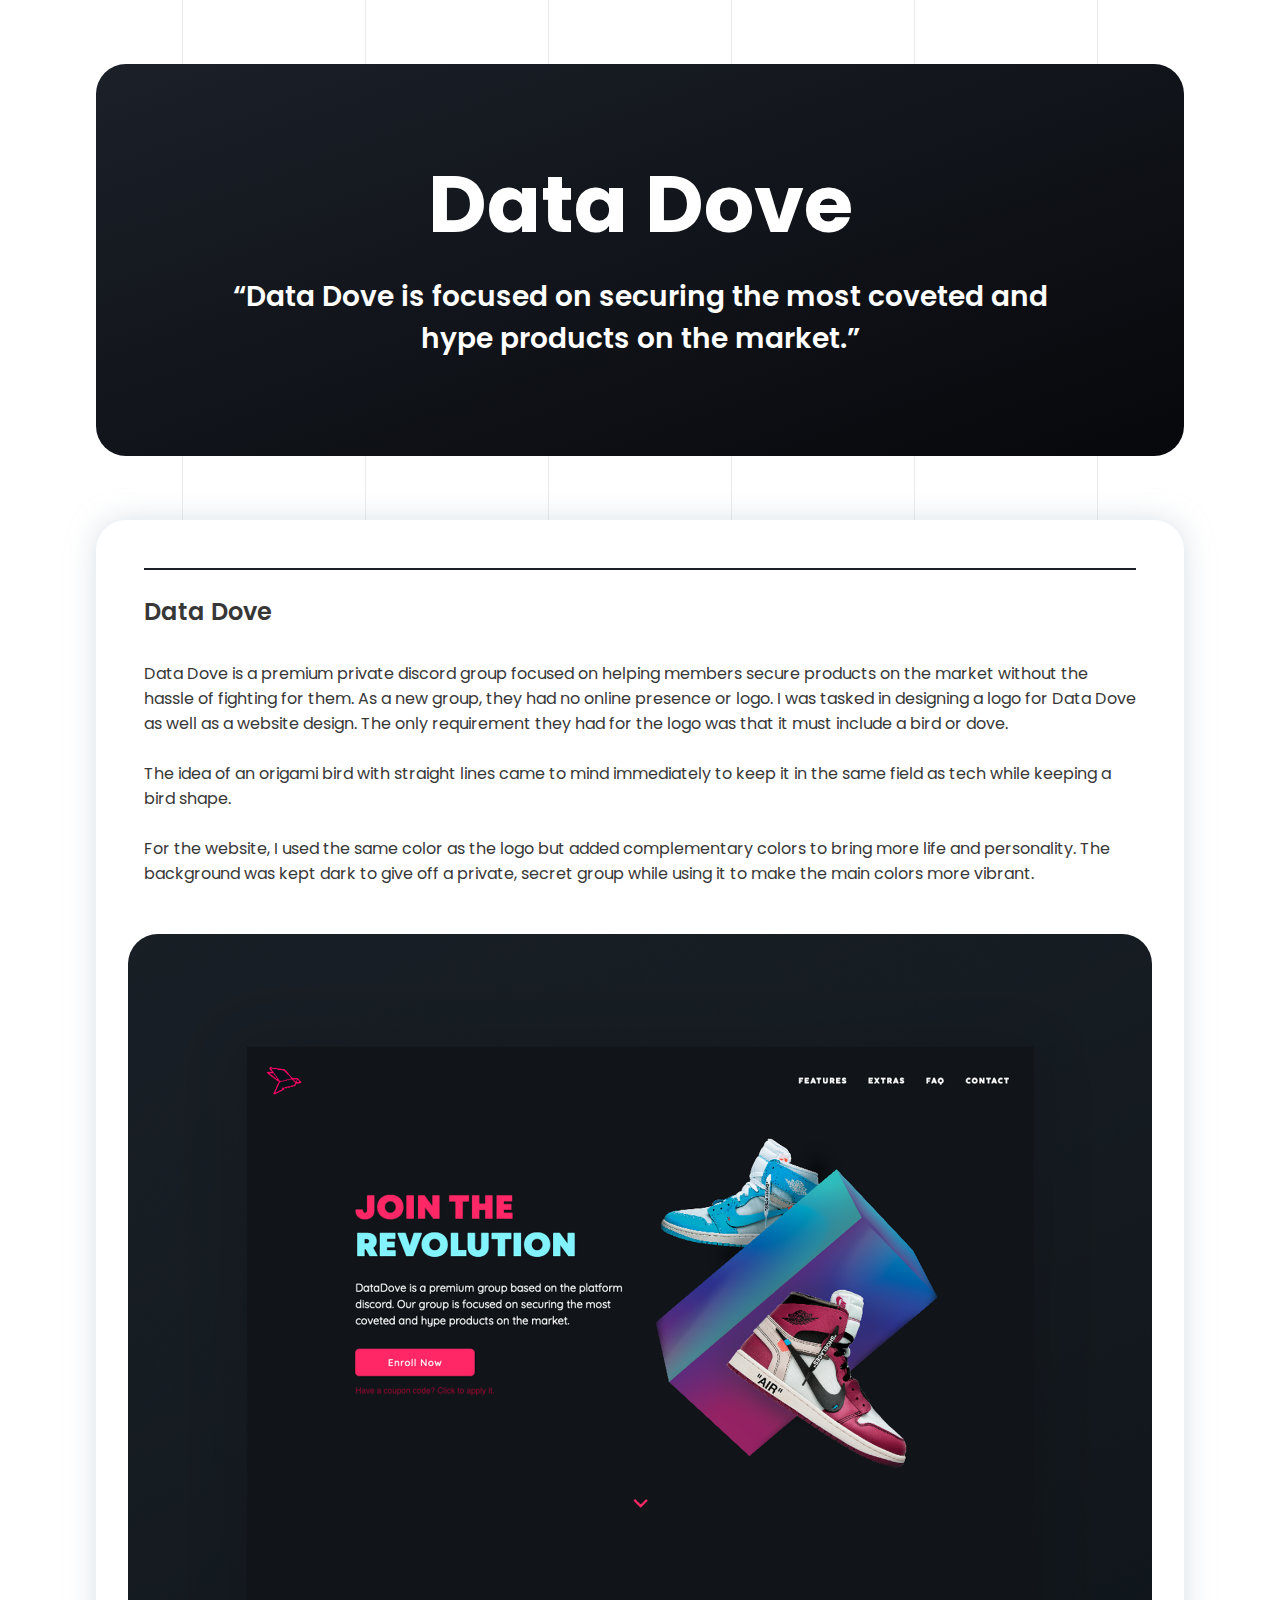
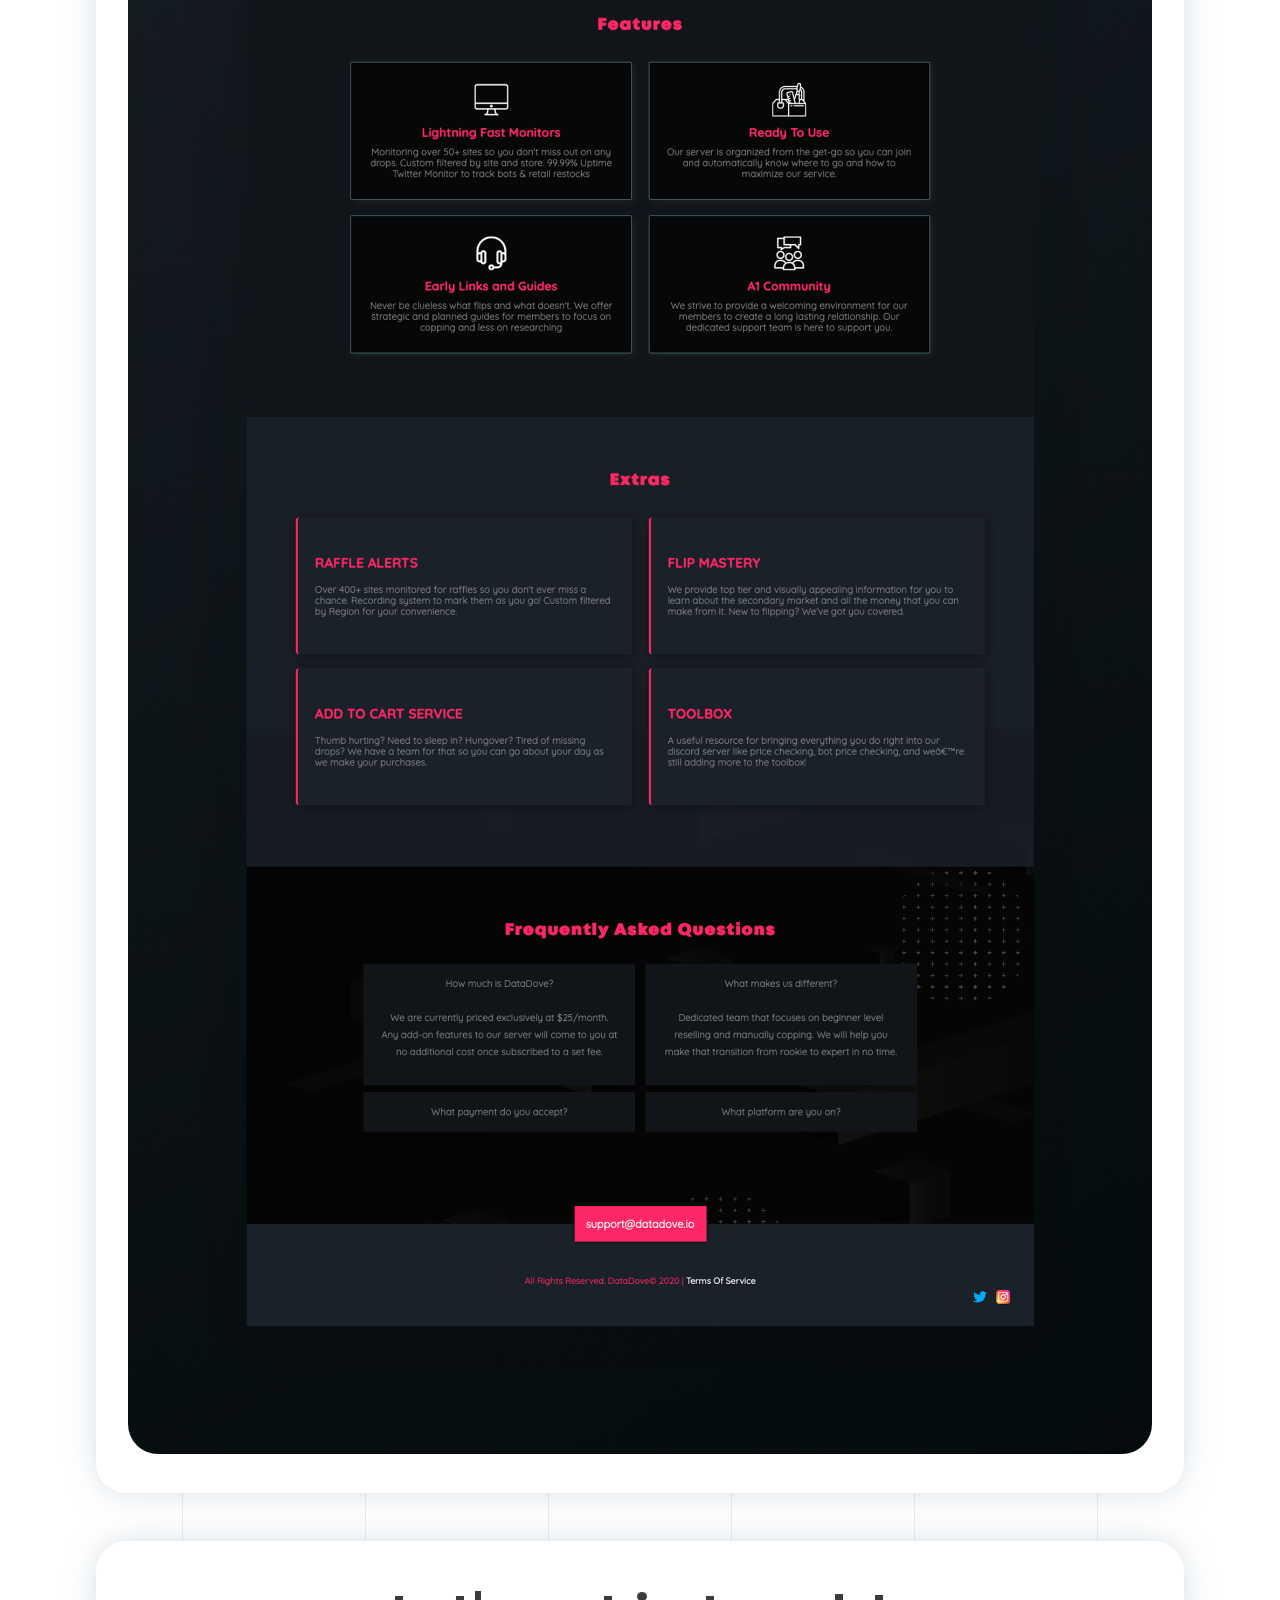
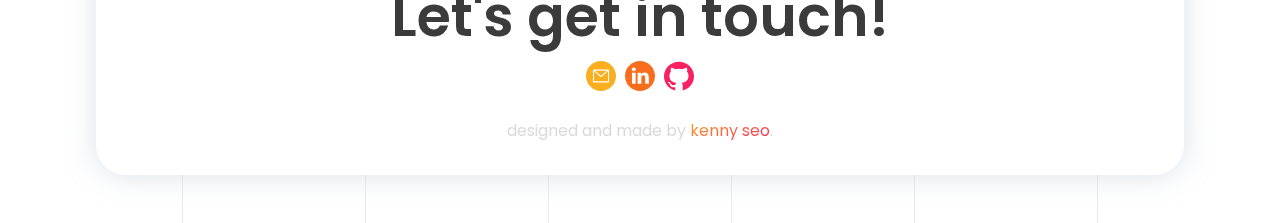
<file: datadove.html>
<!DOCTYPE html>
<html>
    <head>
        <link href="css/main.css" rel="stylesheet">
        <meta name="viewport" content="width=device-width, initial-scale=1.0">
    </head>
    <body>
        <div class="linebackground">
            <div class="linebackground_flex">
                <div class="linebackground_flex-line"></div>
                <div class="linebackground_flex-line"></div>
                <div class="linebackground_flex-line"></div>
                <div class="linebackground_flex-line"></div>
                <div class="linebackground_flex-line"></div>
                <div class="linebackground_flex-line"></div>
            </div>
        </div>

        <!-- <a href="index.html">
            <div class="fixednav">
                <img src="images/arrow_healco.svg" class="goback_healco">
            </div>
        </a> -->

        <!-- <img src="images/fern.png" class="fern"> -->

        <div id="container" class="datadove healco">
            <!-- Credit to Rin for name on footer -->
            <section class="hero">
                <div class="hero_inner">
                    <h1>Data Dove</h1>
                    <h2 class="subphrase">“Data Dove is focused on securing the most coveted and hype products on the market.”</h2>
                </div>
            </section>

            <!-- <section class="info">
                <div class="info_head">
                    <h3>“We’re on a mission to bring high-value providers into communities that need them the most.”</h3>
                </div>
            </section> -->

            <section class="info">
                <div class="info_flex">
                    <div class="info_flex-box info_box-0">
                        
                        <div class="overview">
                            <div class="color color_datadove"></div>
                            <h4>Data Dove</h4>
                            <p class="pro_sol">Data Dove is a premium private discord group focused on helping members secure products on the market without the hassle of fighting for them. As a new group, they had no online presence or logo. I was tasked in designing a logo for Data Dove as well as a website design. The only requirement they had for the logo was that it must include a bird or dove. <br><br>The idea of an origami bird with straight lines came to mind immediately to keep it in the same field as tech while keeping a bird shape.
                            <br><br>
                            For the website, I used the same color as the logo but added complementary colors to bring more life and personality. The background was kept dark to give off a private, secret group while using it to make the main colors more vibrant.</p>
                        </div>

                        <img src="images/datadove/ddio.png" class="single">
                        

                    </div>
                    
                </div>
            </section>

            <footer>
                <h1>Let's get in touch!</h1>
                <div class="social">
                    <ul class="social_buttons">
                        <li class="social_buttons-first"><img src="images/email.svg"></li>
                        <li class="social_buttons-mid"><img src="images/linkedin.svg"></li>
                        <li class="social_buttons-last"><img src="images/github.svg"></li>
                    </ul>
                </div>
                <div class="footer_text"><p>designed and made by <span class="ks">kenny seo</span>.</p></div>
            </footer>

        </div>

    </body>

    <style>
        @import url('https://fonts.googleapis.com/css2?family=Poppins:ital,wght@0,100;0,200;0,300;0,400;0,500;0,600;0,700;0,800;0,900;1,100;1,200;1,300;1,400;1,500;1,600;1,700;1,800;1,900&display=swap');
    </style>
</html>
</file>
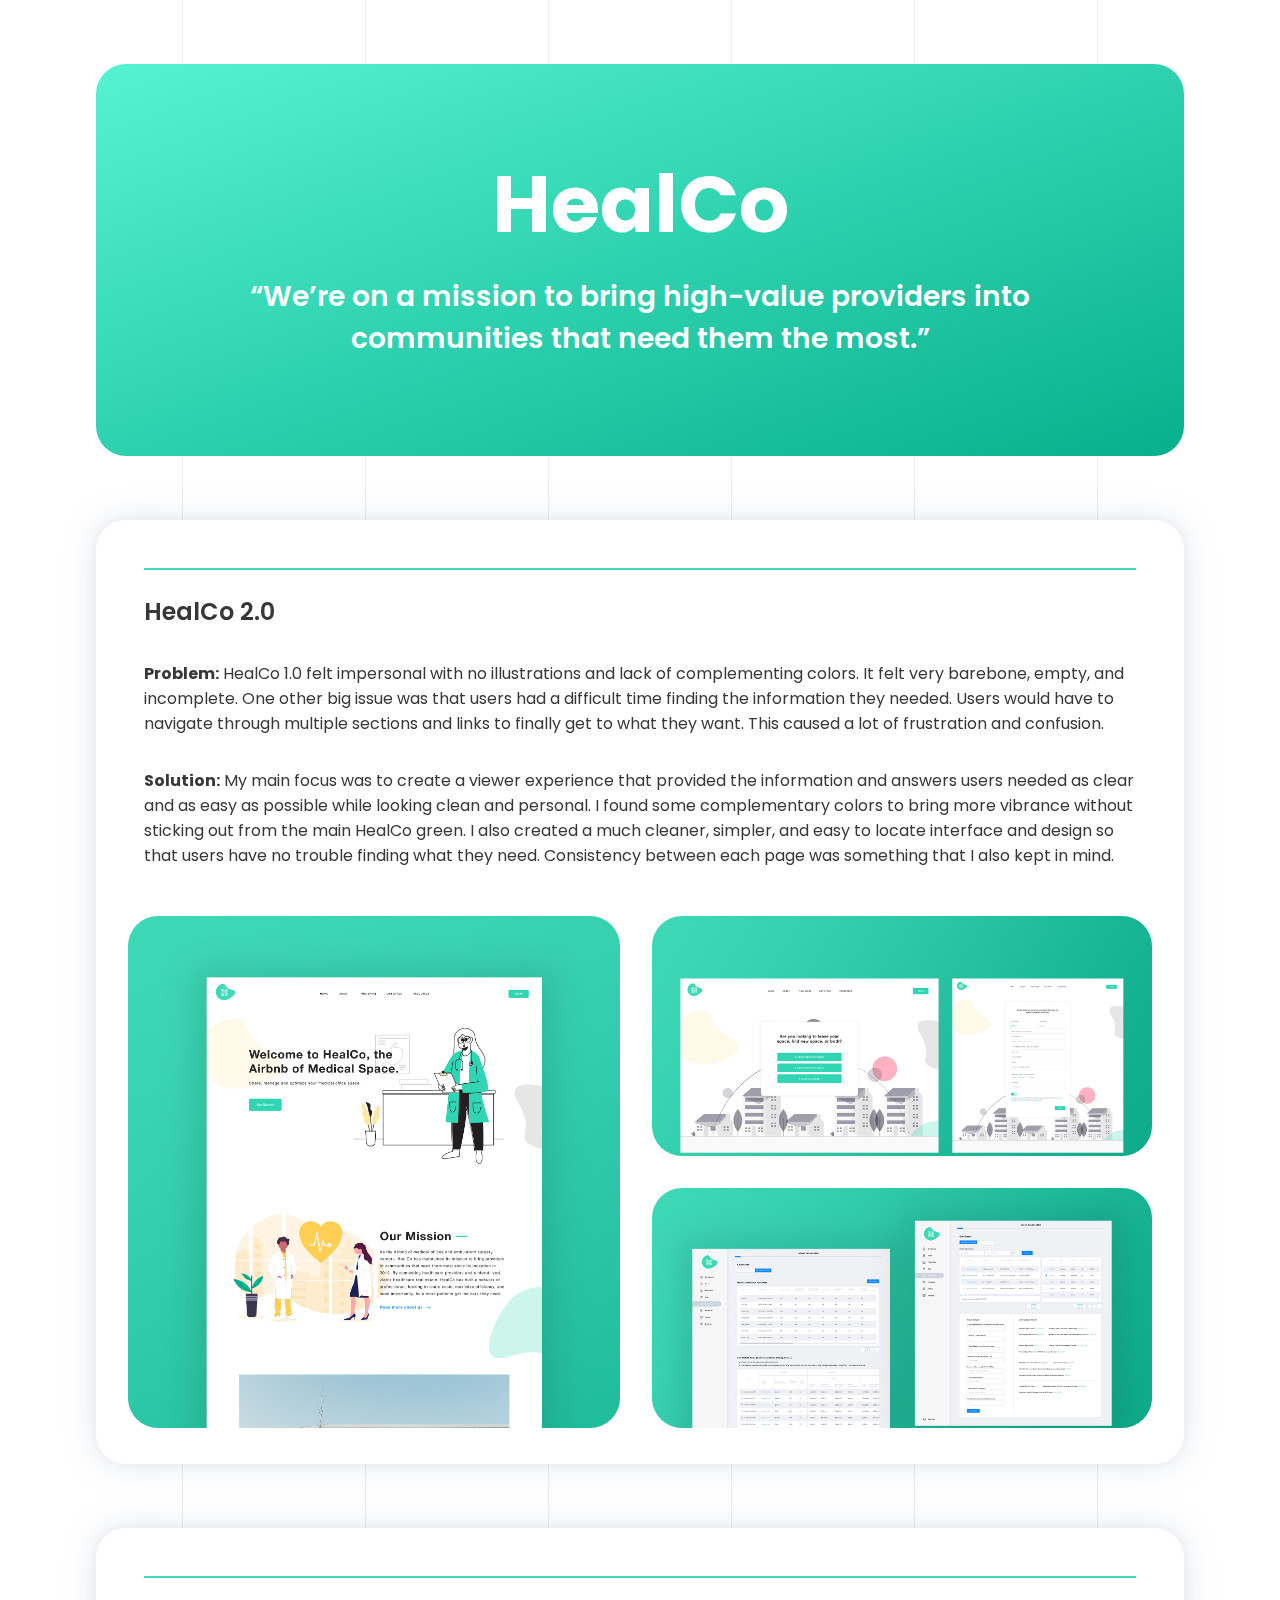
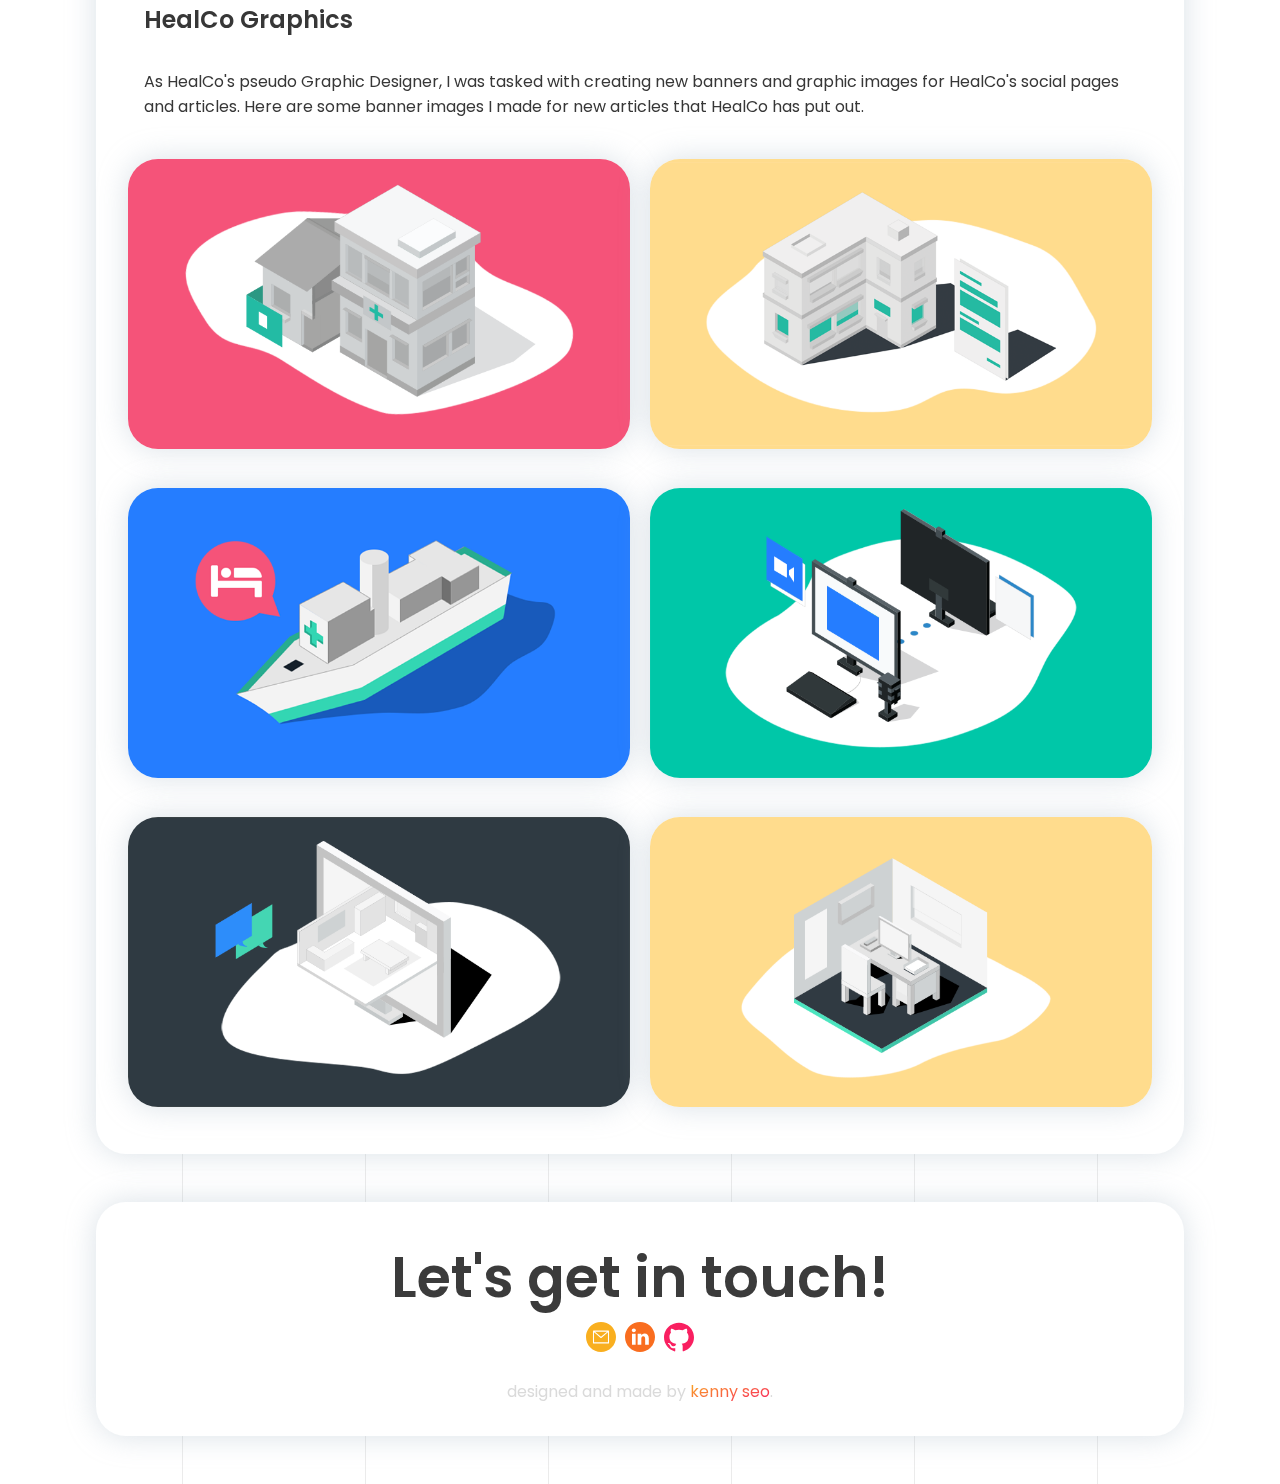
<file: healco.html>
<!DOCTYPE html>
<html>
    <head>
        <link href="css/main.css" rel="stylesheet">
        <meta name="viewport" content="width=device-width, initial-scale=1.0">
    </head>
    <body>
        <div class="linebackground">
            <div class="linebackground_flex">
                <div class="linebackground_flex-line"></div>
                <div class="linebackground_flex-line"></div>
                <div class="linebackground_flex-line"></div>
                <div class="linebackground_flex-line"></div>
                <div class="linebackground_flex-line"></div>
                <div class="linebackground_flex-line"></div>
            </div>
        </div>

        <!-- <a href="index.html">
            <div class="fixednav">
                <img src="images/arrow_healco.svg" class="goback_healco">
            </div>
        </a> -->

        <!-- <img src="images/fern.png" class="fern"> -->

        <div id="container" class="healco">
            <!-- Credit to Rin for name on footer -->
            <section class="hero">
                <div class="hero_inner">
                    <h1>HealCo</h1>
                    <h2 class="subphrase">“We’re on a mission to bring high-value providers into communities that need them the most.”</h2>
                </div>
            </section>

            <!-- <section class="info">
                <div class="info_head">
                    <h3>“We’re on a mission to bring high-value providers into communities that need them the most.”</h3>
                </div>
            </section> -->

            <section class="info">
                <div class="info_flex">
                    <div class="info_flex-box info_box-0">
                        
                        <div class="overview">
                            <div class="color color_healco-prim"></div>
                            <h4>HealCo 2.0</h4>
                            <p class="pro_sol"><span class="prob_solu">Problem:</span> HealCo 1.0 felt impersonal with no illustrations and lack of complementing colors. It felt very barebone, empty, and incomplete. One other big issue was that users had a difficult time finding the information they needed. Users would have to navigate through multiple sections and links to finally get to what they want. This caused a lot of frustration and confusion.</p>
                        </div>

                        <div class="problem_solution">

                            <p class="solution"><span class="prob_solu">Solution:</span> My main focus was to create a viewer experience that provided the information and answers users needed as clear and as easy as possible while looking clean and personal. I found some complementary colors to bring more vibrance without sticking out from the main HealCo green. I also created a much cleaner, simpler, and easy to locate interface and design so that users have no trouble finding what they need. Consistency between each page was something that I also kept in mind.</p>
                        </div>

                        <div class="work_box-mobile">
                            <img src="images/landing2.png" class="display display-0">
                            <img src="images/flow.png" class="display">
                            <img src="images/dashboard.png" class="display">
                        </div>
                        

                        <div class="work_gallery">
                            
                            <div class="work_gallery-box work_box-0 work_gallery-box-left">
                                <div class="work_gallery-box-image work_gallery-box-image-0"></div>
                            </div>
                            
                                <div class="work_gallery-box work_box-1 work_gallery-box-right">
                                    <div class="work_gallery-box-image work_gallery-box-image-1"></div>
                                </div>
                                <div class="work_gallery-box work_box-2 work_gallery-box-right">
                                    <div class="work_gallery-box-image work_gallery-box-image-2"></div>
                                </div>
                        </div>

                    </div>
                    
                </div>
            </section>

            <section class="info">
                <div class="info_flex">
                    <div class="info_flex-box info_box-0">
                        
                        <div class="overview">
                            <div class="color color_healco-prim"></div>
                            <h4>HealCo Graphics</h4>
                            <p>As HealCo's pseudo Graphic Designer, I was tasked with creating new banners and graphic images for HealCo's social pages and articles. Here are some banner images I made for new articles that HealCo has put out.</p>
                        </div>

                        <div class="work_graphics">
                            <img src="images/healco/one.png" class="work_graphics-0 work_graphics-left"><img src="images/healco/two.png" class="work_graphics-right">
                            
                        </div>

                        <div class="work_graphics">
                            <img src="images/healco/three.png" class="work_graphics-left"><img src="images/healco/four.png" class="work_graphics-right">
                        </div>

                        <div class="work_graphics">
                            
                            <img src="images/healco/five.png" class="work_graphics-left"><img src="images/healco/six.png" class="work_graphics-right">
                        </div>

                    </div>
                    
                </div>
            </section>

            <footer>
                <h1>Let's get in touch!</h1>
                <div class="social">
                    <ul class="social_buttons">
                        <li class="social_buttons-first"><img src="images/email.svg"></li>
                        <li class="social_buttons-mid"><img src="images/linkedin.svg"></li>
                        <li class="social_buttons-last"><img src="images/github.svg"></li>
                    </ul>
                </div>
                <div class="footer_text"><p>designed and made by <span class="ks">kenny seo</span>.</p></div>
            </footer>

        </div>

    </body>

    <style>
        @import url('https://fonts.googleapis.com/css2?family=Poppins:ital,wght@0,100;0,200;0,300;0,400;0,500;0,600;0,700;0,800;0,900;1,100;1,200;1,300;1,400;1,500;1,600;1,700;1,800;1,900&display=swap');
    </style>
</html>
</file>
<file: css/main.css>
*, h1, h2, h3, h4, h5, h6, p, ol, li, ul {
  margin: 0;
  padding: 0;
}

h1, h2, h3, h4, h5, h6 {
  font-weight: 600;
}

.fixednav {
  width: 60px;
  height: 100px;
  background-color: white;
  border-radius: 15px;
  -webkit-box-shadow: 0 0 30px rgba(162, 181, 194, 0.4);
          box-shadow: 0 0 30px rgba(162, 181, 194, 0.4);
  position: fixed;
  top: 50%;
  left: 3%;
  -webkit-transform: translateY(-50%);
          transform: translateY(-50%);
  z-index: 10;
}

.goback_healco {
  width: 50%;
  position: absolute;
  top: 50%;
  left: 50%;
  -webkit-transform: translate(-50%, -50%);
          transform: translate(-50%, -50%);
}

.arrowbox {
  position: absolute;
  right: 1em;
  height: 50px;
  width: 50px;
  top: 50%;
  -webkit-transform: translate(0, -40%);
          transform: translate(0, -40%);
  border-radius: 15px;
}

.arrowbox_healco {
  background-color: #3FD9B8;
}

.arrowbox_rugsusa {
  background-color: #E3376F;
}

.arrowbox_fuyu {
  background-color: black;
}

.arrowbox_datadove {
  background-color: #1c1c24;
}

.arrowsvg {
  width: 50%;
  position: absolute;
  top: 50%;
  left: 50%;
  -webkit-transform: translate(-50%, -50%);
          transform: translate(-50%, -50%);
}

.linebackground {
  width: 100%;
  height: 20000px;
  position: fixed;
  z-index: -1;
}

.linebackground_flex {
  display: -webkit-box;
  display: -ms-flexbox;
  display: flex;
  width: 100%;
  height: 100%;
  -webkit-box-pack: space-evenly;
      -ms-flex-pack: space-evenly;
          justify-content: space-evenly;
}

.linebackground_flex-line {
  height: 100%;
  width: 1px;
  background-color: #ebebeb;
}

#container {
  width: 85%;
  margin: auto;
}

.info {
  border-radius: 30px;
  margin-top: 6em;
  color: #373737;
}

.info_head {
  text-align: center;
}

.info_head h3 {
  font-size: 1.5em;
}

.info_flex-box {
  margin-top: 2em;
  -webkit-box-shadow: 0 0 30px rgba(162, 181, 194, 0.4);
          box-shadow: 0 0 30px rgba(162, 181, 194, 0.4);
  background-color: white;
  padding: 2em;
  border-radius: 30px;
}

.info_flex-box h3 {
  font-size: 1.5em;
}

.info_flex-box h4 {
  margin-top: 1.25em;
  font-size: 1.5em;
}

.info_flex-box p {
  margin-top: .25em;
}

a {
  color: white;
}

body {
  background-color: white;
  font-family: "Poppins";
}

.hello {
  margin: auto;
  margin-top: 1em;
  font-size: 1.15em;
  font-family: "Quicksand";
  color: dimgray;
}

.dash {
  margin: 0 2px !important;
}

.hero {
  width: 100%;
  position: relative;
  text-align: center;
}

.hero_inner {
  word-wrap: break-word;
  display: inline-block;
  border-radius: 30px;
  width: 100%;
  margin-top: 4em;
  padding: 6em 0;
  background-image: -webkit-gradient(linear, left top, right bottom, from(#F9AF1F), to(#F91F60));
  background-image: linear-gradient(to bottom right, #F9AF1F, #F91F60);
}

.hero_inner h1 {
  color: white;
  font-size: 2.17em;
  line-height: 1.1em;
  font-weight: bolder;
}

.hero_inner h1 .design {
  color: #F9AF1F;
}

.hero_inner h1 .develop {
  color: #F96D1F;
}

.hero_inner h1 .uxui {
  color: #F91F60;
}

.fl_remove {
  display: none;
}

.double_pics {
  width: 100%;
  margin-top: 2em;
}

.double_0 {
  border-radius: 30px;
  display: block;
  width: 100%;
}

.double_1 {
  border-radius: 30px;
  margin-top: 2em;
  display: block;
  width: 100%;
}

.color {
  width: 100%;
  height: 2px;
}

.color_yellow {
  background-color: #F9AF1F;
}

.color_orange {
  background-color: #F96D1F;
}

.color_red {
  background-color: #F91F60;
}

.color_healco-prim {
  background-color: #3FD9B8;
}

.color_healco-blue {
  background-color: #0C89F9;
}

.color_rugsusa-red {
  background-color: #E3376F;
}

.color_rugsusa-second {
  background-color: #80193A;
}

.color_datadove {
  background-color: #1b2029;
}

.work {
  color: white;
  margin-top: 50px;
}

.work_image {
  width: 100%;
  border-radius: 30px;
}

.work_gallery {
  display: block;
}

.work_gallery-link {
  width: 100%;
}

.work_gallery-box {
  -webkit-animation: bounceOut .3s;
          animation: bounceOut .3s;
  border-radius: 30px;
  position: relative;
  background-color: white;
  -webkit-box-shadow: 0 0 30px rgba(162, 181, 194, 0.4);
          box-shadow: 0 0 30px rgba(162, 181, 194, 0.4);
  margin-top: 2em;
  padding: 20px;
}

.work_gallery-box:hover {
  -webkit-animation: bounceIn .3s;
          animation: bounceIn .3s;
  -webkit-animation-timing-function: ease-in-out;
          animation-timing-function: ease-in-out;
  -webkit-transform-origin: center center;
          transform-origin: center center;
  -webkit-animation-fill-mode: forwards;
          animation-fill-mode: forwards;
}

.work_gallery-box-line {
  width: 100%;
  height: 2px;
  position: absolute;
  bottom: 0;
}

.work_gallery-box-image {
  width: 100%;
  display: block;
  border-radius: 30px;
  margin: auto;
}

.work_gallery-box-text {
  position: relative;
  color: #373737;
  bottom: 0;
  padding: 1em 0 .5em 1em;
}

.work_gallery-box-text h3 {
  font-size: 1.3em;
}

.work_gallery-box-text h6 {
  font-weight: 300;
  font-size: .8em;
}

.work_gallery-box-text p {
  margin-top: 20px;
  color: #A8A8A8;
}

.work_gallery-box .number {
  position: absolute;
  top: 10px;
  right: 20px;
  font-size: 12px;
}

.work_gallery-box .num-1 {
  color: #F9AF1F;
}

.work_gallery-box .num-2 {
  color: #F96D1F;
}

.work_gallery-box .num-3 {
  color: #F91F60;
}

.work_box-0 .work_gallery-box-line {
  background-color: #F9AF1F;
}

.work_box-1 .work_gallery-box-line {
  background-color: #F96D1F;
}

.work_box-2 .work_gallery-box-line {
  background-color: #F91F60;
}

.work_box-3 p {
  color: white;
}

.aboutme {
  -webkit-box-shadow: 0 0 30px rgba(162, 181, 194, 0.4);
          box-shadow: 0 0 30px rgba(162, 181, 194, 0.4);
  width: 100%;
  padding: 30px 0;
  background-image: -webkit-gradient(linear, left top, right bottom, from(#F9AF1F), to(#F91F60));
  background-image: linear-gradient(to bottom right, #F9AF1F, #F91F60);
  color: white;
  border-radius: 30px;
  margin-top: 50px;
  text-align: center;
}

.aboutme_text {
  padding: 1em;
  padding-top: 0;
  margin: auto;
}

.aboutme_text-line {
  margin: auto;
  width: 200px;
  height: 2px;
  background-image: -webkit-gradient(linear, left top, right bottom, from(#F9AF1F), to(#F91F60));
  background-image: linear-gradient(to bottom right, #F9AF1F, #F91F60);
  margin-top: 15px;
  margin-bottom: 15px;
}

.aboutme_text p {
  line-height: 30px;
}

.aboutme .contactme {
  padding: 12px 20px;
  border-radius: 10px;
  border: none;
  background-color: white;
  font-weight: 700;
  font-size: .8em;
  font-family: "Quicksand";
  -webkit-transition: .5s;
  transition: .5s;
  background-image: -webkit-gradient(linear, left top, left bottom, from(white), to(#ddd));
  background-image: linear-gradient(to bottom, white, #ddd);
  border: 1px solid white;
  cursor: pointer;
}

.aboutme .contactme:hover {
  -webkit-transform: translate(0, -5px) scale(1.03);
          transform: translate(0, -5px) scale(1.03);
  -webkit-transition: .5s;
  transition: .5s;
  -webkit-box-shadow: 0 5px 10px rgba(139, 56, 0, 0.4);
          box-shadow: 0 5px 10px rgba(139, 56, 0, 0.4);
}

.test {
  background: -webkit-linear-gradient(-70deg, #F9AF1F, #F91F60);
  -webkit-background-clip: text;
  -webkit-text-fill-color: transparent;
}

footer {
  position: relative;
  margin-top: 3em;
  border-radius: 30px 30px 30px;
  -webkit-box-shadow: 0 0 30px rgba(162, 181, 194, 0.4);
          box-shadow: 0 0 30px rgba(162, 181, 194, 0.4);
  background-color: white;
  padding: 3em 0 2em 0;
  color: #3b3b3b;
}

footer h1 {
  text-align: center;
  display: block;
  font-size: 3.5em;
  line-height: 1em;
}

.footer_text {
  padding: 20px;
  text-align: center;
  color: #dadada;
  padding-bottom: unset;
}

.social {
  text-align: center;
  margin-top: 1em;
}

.social_buttons {
  margin-top: 5px;
  list-style-type: none;
}

.social_buttons li {
  height: 30px;
  width: 30px;
  display: inline-block;
}

.social_buttons li img {
  fill: #F9AF1F;
  height: 100%;
  width: 100%;
}

.social_buttons-mid {
  margin: 0 5px;
}

.ks {
  background: -webkit-linear-gradient(-70deg, #F9AF1F, #F91F60);
  -webkit-background-clip: text;
  -webkit-text-fill-color: transparent;
}

.single {
  width: 100%;
  border-radius: 30px;
  margin-top: 2em;
}

.divider {
  width: 80%;
  height: 3px;
  margin: auto;
  margin-top: 2em;
  margin-bottom: 2em;
  background-color: rgba(162, 181, 194, 0.25);
  border-radius: 100px;
}

.healco .hero {
  width: 100%;
}

.healco .hero h1 {
  color: white;
}

.healco .hero_inner {
  background-image: -webkit-gradient(linear, left top, right bottom, from(#56F3D2), to(#07B08C));
  background-image: linear-gradient(to bottom right, #56F3D2, #07B08C);
  border-radius: 30px;
  margin-top: 4em;
  padding: 6em 0;
}

.healco .subphrase {
  width: 75%;
  color: white;
  margin: auto;
  font-size: 1em;
  margin-top: 1em;
}

.healco .work {
  margin-top: 0;
}

.healco .work_graphics img {
  width: 100%;
  -webkit-box-shadow: 0 0 30px rgba(162, 181, 194, 0.4);
          box-shadow: 0 0 30px rgba(162, 181, 194, 0.4);
  border-radius: 30px;
  margin-top: .5em;
  margin-bottom: .5em;
}

.healco .work_graphics img:nth-child(1) {
  margin-top: 1.5em;
}

.healco .work_box-0 {
  display: none;
}

.healco .work_box-1 {
  display: none;
}

.healco .work_box-2 {
  display: none;
}

.healco .work_gallery {
  display: none;
  margin-top: 2em;
  margin-bottom: 1em;
  width: 100%;
  height: 500px;
}

.healco .work_gallery-box {
  cursor: pointer;
  -webkit-animation: none;
          animation: none;
  -webkit-box-shadow: unset;
          box-shadow: unset;
  margin: unset;
  padding: 0;
  width: 100%;
  padding-top: 100%;
}

.healco .info {
  margin-top: 4em;
}

.healco .info_flex-box p {
  margin-top: 2em;
}

.healco .info_flex-box p.solution {
  margin-top: unset;
}

.healco .info.infomargin {
  margin-top: 0;
}

.healco footer {
  margin-bottom: 3em;
}

.datadove .hero_inner {
  background-image: -webkit-gradient(linear, left top, right bottom, from(#1b2029), to(#07080b));
  background-image: linear-gradient(to bottom right, #1b2029, #07080b);
}

.rugsusa .hero_inner {
  background-image: -webkit-gradient(linear, left top, right bottom, from(#c53162), to(#8d1e41));
  background-image: linear-gradient(to bottom right, #c53162, #8d1e41);
}

.display {
  width: 100%;
  border-radius: 30px;
  margin-top: .5em;
  margin-bottom: .5m;
}

.display-0 {
  margin-top: 2em;
}

.rugsusa .hero_inner {
  background-image: -webkit-gradient(linear, left top, right bottom, from(#E3376F), to(#80193A));
  background-image: linear-gradient(to bottom right, #E3376F, #80193A);
}

.rugsusa .hero_inner h1 {
  font-size: 3.155em;
}

.rugsusa .work {
  margin-top: 0;
}

.rugsusa .work_gallery-box {
  -webkit-box-shadow: unset;
          box-shadow: unset;
  padding: 0;
}

.rugsusa .info.infomargin {
  margin-top: 0;
}

.prob_sol {
  margin-top: 3em;
}

.prob_solu {
  font-weight: bold;
}

.wg_top {
  margin-bottom: 2em;
}

.slightbold {
  font-weight: 600;
}

.problem, .solution, .overview {
  padding: 1em;
  border-radius: 30px;
  background-color: white;
}

@media only screen and (min-width: 500px) {
  .hero_inner h1 {
    font-size: 3em;
    line-height: 1.1em;
  }
}

@media only screen and (min-width: 662px) {
  .info_head h3 {
    margin: auto;
  }
}

@media only screen and (min-width: 780px) {
  .healco .work {
    margin-top: 0;
  }
  .healco .work_graphics img {
    width: 49%;
  }
  .healco .work_graphics-left {
    margin-right: 1%;
  }
  .healco .work_graphics-right {
    margin-left: 1%;
  }
  .healco .work_box-mobile {
    display: none;
  }
  .healco .work_box-0 {
    -ms-grid-column: 1;
        grid-column-start: 1;
    grid-column-end: 3;
    -ms-grid-row: 1;
        grid-row-start: 1;
    grid-row-end: 7;
    background-color: blue;
    background-image: url("../images/landing2.png");
    background-size: cover;
    display: block;
  }
  .healco .work_box-1 {
    -ms-grid-column: 4;
        grid-column-start: 4;
    grid-column-end: 7;
    -ms-grid-row: 1;
        grid-row-start: 1;
    grid-row-end: 3;
    background-color: coral;
    background-image: url("../images/flow.png");
    background-size: cover;
    display: block;
  }
  .healco .work_box-2 {
    -ms-grid-column: 4;
        grid-column-start: 4;
    grid-column-end: 7;
    -ms-grid-row: 4;
        grid-row-start: 4;
    grid-row-end: 7;
    background-color: black;
    background-image: url("../images/dashboard.png");
    background-size: cover;
    display: block;
  }
  .healco .work_gallery {
    margin-top: 2em;
    margin-bottom: 1em;
    width: 100%;
    height: 500px;
    display: -ms-grid;
    display: grid;
    -ms-grid-columns: 24% 24% 2em 24% 24%;
        grid-template-columns: 24% 24% 2em 24% 24%;
    -ms-grid-rows: 24%  24% 2em 24% 24% auto;
        grid-template-rows: 24%  24% 2em 24% 24% auto;
  }
  .healco .work_gallery-box {
    -webkit-box-shadow: unset;
            box-shadow: unset;
    margin: unset;
    padding: 0;
  }
}

@media only screen and (min-width: 850px) {
  .double_pics {
    display: -webkit-box;
    display: -ms-flexbox;
    display: flex;
  }
  .double_0 {
    border-radius: 30px;
    display: inline-block;
    width: 48%;
    margin-right: 2%;
  }
  .double_1 {
    border-radius: 30px;
    display: inline-block;
    width: 48%;
    margin-left: 2%;
    margin-top: unset;
  }
  .fl_remove {
    display: unset;
  }
  .hello {
    font-size: 1.25em;
  }
  .hero_inner h1 {
    font-size: 5em;
    line-height: 1.1em;
  }
  .work_gallery {
    display: -webkit-box;
    display: -ms-flexbox;
    display: flex;
  }
  .work_gallery-link-left {
    margin-right: 1em;
  }
  .work_gallery-link-right {
    margin-left: 1em;
  }
  .work_gallery-box-left {
    margin-right: 1em;
  }
  .work_gallery-box-right {
    margin-left: 1em;
  }
  .info_head h3 {
    margin: auto;
  }
  .info_head .ihelp {
    width: 90%;
    font-size: 1.75em;
  }
  .info_flex {
    display: -webkit-box;
    display: -ms-flexbox;
    display: flex;
  }
  .info_flex-box {
    width: 33%;
    margin-top: 0;
  }
  .info_flex-box h4 {
    margin-top: 1em;
  }
  .info_box-1 {
    margin-left: 2em;
    margin-right: 2em;
  }
  .healco .subphrase {
    font-size: 1.75em;
  }
  .healco .work_gallery-box {
    padding: 0;
  }
  .healco .info_flex-box {
    width: 100%;
  }
  .divider {
    margin-top: 4em;
    margin-bottom: 4em;
  }
}

@media only screen and (min-width: 1092px) {
  .hello {
    width: 915px;
    font-size: 1.5em;
  }
}

@media only screen and (min-width: 1132px) {
  .info_head .ihelp {
    width: 854px;
  }
}

@media only screen and (min-width: 1200px) {
  .hero {
    width: 1007px;
    margin: auto;
  }
  .info_head .ihelp {
    font-size: 2em;
  }
}

@media only screen and (min-width: 1500px) {
  #container {
    width: 1262px;
  }
}

@-webkit-keyframes bounceIn {
  0% {
    -webkit-transform: scale(1);
            transform: scale(1);
  }
  80% {
    -webkit-transform: scale(1.04);
            transform: scale(1.04);
  }
  100% {
    -webkit-transform: scale(1.03);
            transform: scale(1.03);
  }
}

@keyframes bounceIn {
  0% {
    -webkit-transform: scale(1);
            transform: scale(1);
  }
  80% {
    -webkit-transform: scale(1.04);
            transform: scale(1.04);
  }
  100% {
    -webkit-transform: scale(1.03);
            transform: scale(1.03);
  }
}

@-webkit-keyframes bounceOut {
  100% {
    -webkit-transform: scale(1);
            transform: scale(1);
  }
  0% {
    -webkit-transform: scale(1.03);
            transform: scale(1.03);
  }
}

@keyframes bounceOut {
  100% {
    -webkit-transform: scale(1);
            transform: scale(1);
  }
  0% {
    -webkit-transform: scale(1.03);
            transform: scale(1.03);
  }
}
/*# sourceMappingURL=main.css.map */
</file>
